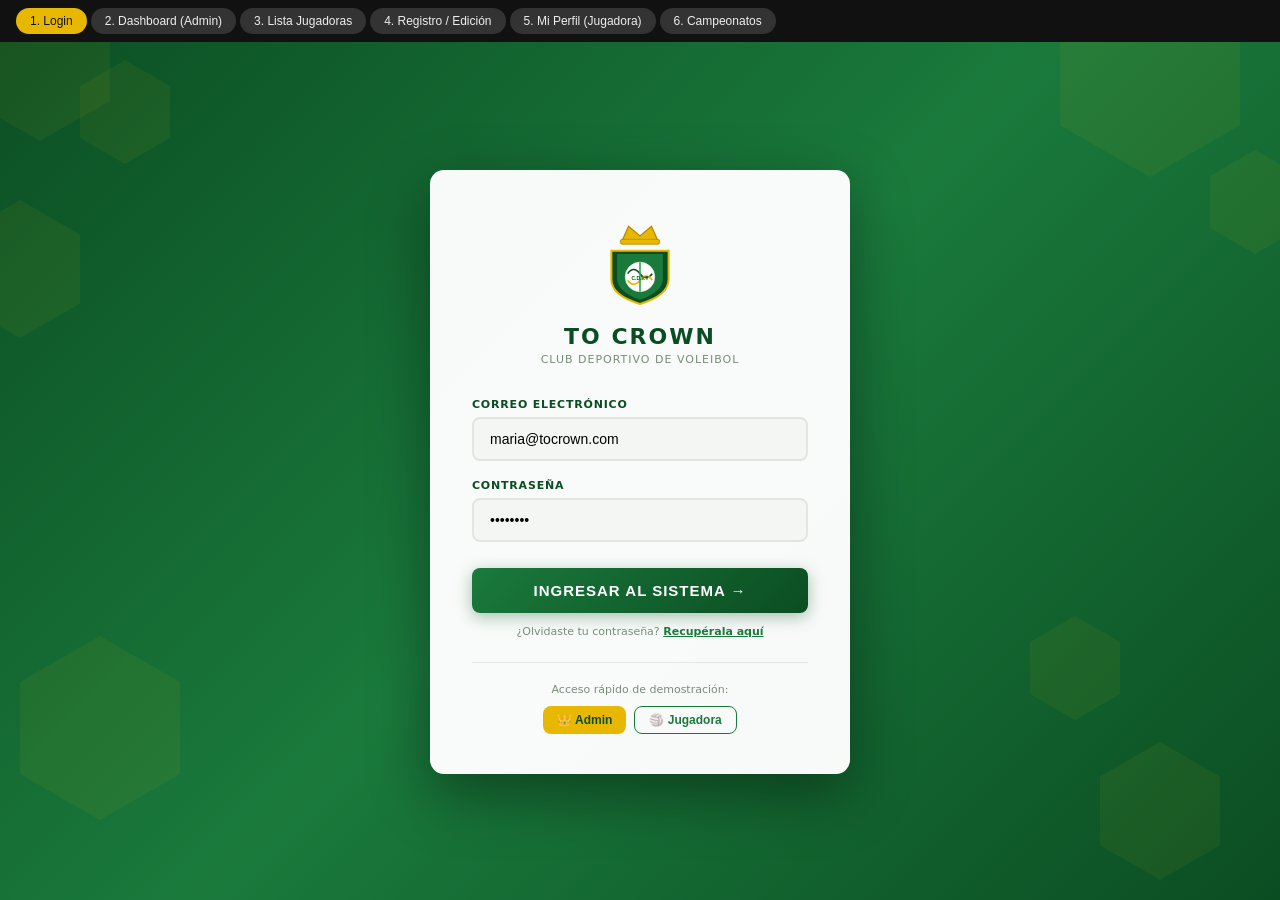
<file: mockup.html>
<!DOCTYPE html>
<html lang="es">
<head>
  <meta charset="UTF-8" />
  <meta name="viewport" content="width=device-width, initial-scale=1.0" />
  <title>ToCrown - Club Deportivo de Voleibol</title>
  <style>
    /* ── Variables de color ── */
    :root {
      --green-dark:   #0b4d22;
      --green-mid:    #1a7a3c;
      --green-light:  #2eaa55;
      --gold:         #e8b800;
      --gold-light:   #f5d040;
      --gold-dark:    #b38900;
      --white:        #ffffff;
      --gray-100:     #f4f6f4;
      --gray-200:     #e0e6e0;
      --gray-500:     #7a8c7a;
      --gray-800:     #1e2a1e;
      --shadow-card:  0 4px 24px rgba(0,0,0,0.13);
      --radius:       14px;
      --radius-sm:    8px;
    }

    * { box-sizing: border-box; margin: 0; padding: 0; }
    body {
      font-family: 'Segoe UI', system-ui, sans-serif;
      background: var(--gray-100);
      color: var(--gray-800);
    }

    /* ── Navegación de secciones del mockup ── */
    .nav-mockup {
      position: fixed; top: 0; left: 0; right: 0; z-index: 9999;
      background: #111;
      display: flex; gap: 4px; padding: 8px 16px;
      overflow-x: auto;
    }
    .nav-mockup button {
      background: #333; color: #eee; border: none; padding: 6px 14px;
      border-radius: 20px; cursor: pointer; font-size: 12px; white-space: nowrap;
      transition: background .2s;
    }
    .nav-mockup button.active, .nav-mockup button:hover {
      background: var(--gold); color: #111;
    }

    /* ── Pantallas ── */
    .screen { display: none; min-height: 100vh; padding-top: 44px; }
    .screen.active { display: block; }

    /* ════════════════════════════════
       PANTALLA 1 — LOGIN
    ════════════════════════════════ */
    #screen-login {
      background: linear-gradient(135deg, var(--green-dark) 0%, var(--green-mid) 50%, var(--green-dark) 100%);
      display: none; align-items: center; justify-content: center;
      min-height: 100vh; position: relative; overflow: hidden;
    }
    #screen-login.active { display: flex; }

    /* Hexágonos decorativos */
    .hex-bg {
      position: absolute; inset: 0; overflow: hidden; pointer-events: none;
    }
    .hex {
      position: absolute; width: 90px; height: 104px; opacity: .06;
      background: var(--gold);
      clip-path: polygon(50% 0%,100% 25%,100% 75%,50% 100%,0% 75%,0% 25%);
    }
    .hex:nth-child(1)  { top: -20px;  left: -30px; width:140px; height:161px; }
    .hex:nth-child(2)  { top: 60px;   left: 80px;  }
    .hex:nth-child(3)  { top: 200px;  left: -40px; width:120px; height:138px; }
    .hex:nth-child(4)  { bottom: 80px; left: 20px; width:160px; height:184px; }
    .hex:nth-child(5)  { top: -30px;  right: 40px; width:180px; height:207px; }
    .hex:nth-child(6)  { top: 150px;  right: -20px;}
    .hex:nth-child(7)  { bottom: 20px; right: 60px; width:120px; height:138px; }
    .hex:nth-child(8)  { bottom: 180px;right: 160px; }

    .login-card {
      background: rgba(255,255,255,.97);
      border-radius: var(--radius);
      box-shadow: 0 20px 60px rgba(0,0,0,.4);
      padding: 48px 42px 40px;
      width: 100%; max-width: 420px;
      position: relative; z-index: 1;
      text-align: center;
    }
    .login-logo { width: 110px; margin-bottom: 8px; }
    .login-card h1 {
      font-size: 22px; font-weight: 800; color: var(--green-dark);
      letter-spacing: 2px; text-transform: uppercase; margin-bottom: 4px;
    }
    .login-card .subtitle {
      font-size: 11px; color: var(--gray-500); letter-spacing: 1px;
      text-transform: uppercase; margin-bottom: 32px;
    }
    .form-group { margin-bottom: 18px; text-align: left; }
    .form-group label {
      display: block; font-size: 11px; font-weight: 700;
      color: var(--green-dark); text-transform: uppercase;
      letter-spacing: .8px; margin-bottom: 6px;
    }
    .form-group input {
      width: 100%; padding: 12px 16px; border: 2px solid var(--gray-200);
      border-radius: var(--radius-sm); font-size: 14px;
      transition: border-color .2s;
      background: var(--gray-100);
    }
    .form-group input:focus {
      outline: none; border-color: var(--green-mid);
      background: white;
    }
    .btn-primary {
      width: 100%; padding: 14px;
      background: linear-gradient(135deg, var(--green-mid), var(--green-dark));
      color: white; border: none; border-radius: var(--radius-sm);
      font-size: 15px; font-weight: 700; letter-spacing: 1px;
      text-transform: uppercase; cursor: pointer;
      box-shadow: 0 4px 16px rgba(11,77,34,.35);
      transition: transform .15s, box-shadow .15s;
      margin-top: 8px;
    }
    .btn-primary:hover {
      transform: translateY(-2px);
      box-shadow: 0 8px 24px rgba(11,77,34,.4);
    }
    .login-footer {
      margin-top: 24px; font-size: 12px; color: var(--gray-500);
    }
    .login-footer a { color: var(--green-mid); text-decoration: none; font-weight: 600; }

    /* ════════════════════════════════
       LAYOUT PRINCIPAL (sidebar + content)
    ════════════════════════════════ */
    .app-layout { display: flex; min-height: 100vh; }

    /* ── Sidebar ── */
    .sidebar {
      width: 260px; flex-shrink: 0;
      background: var(--green-dark);
      display: flex; flex-direction: column;
      position: fixed; top: 44px; bottom: 0; left: 0;
      overflow-y: auto; z-index: 100;
    }
    .sidebar-logo {
      padding: 24px 20px 16px;
      display: flex; align-items: center; gap: 12px;
      border-bottom: 1px solid rgba(255,255,255,.08);
    }
    .sidebar-logo img { width: 52px; }
    .sidebar-logo-text .club-name {
      font-size: 16px; font-weight: 800; color: var(--gold);
      letter-spacing: 2px; text-transform: uppercase; line-height: 1;
    }
    .sidebar-logo-text .club-sub {
      font-size: 9px; color: rgba(255,255,255,.5); letter-spacing: .5px; margin-top: 2px;
    }
    .sidebar-user {
      padding: 16px 20px;
      display: flex; align-items: center; gap: 12px;
      border-bottom: 1px solid rgba(255,255,255,.08);
    }
    .avatar {
      width: 42px; height: 42px; border-radius: 50%;
      background: linear-gradient(135deg, var(--gold), var(--gold-dark));
      display: flex; align-items: center; justify-content: center;
      font-size: 18px; font-weight: 800; color: var(--green-dark);
      flex-shrink: 0;
    }
    .avatar-lg {
      width: 72px; height: 72px; border-radius: 50%;
      background: linear-gradient(135deg, var(--gold), var(--gold-dark));
      display: flex; align-items: center; justify-content: center;
      font-size: 28px; font-weight: 800; color: var(--green-dark);
      border: 3px solid var(--gold-light);
    }
    .sidebar-user-info .name {
      font-size: 13px; font-weight: 700; color: white;
    }
    .sidebar-user-info .role {
      font-size: 11px; color: var(--gold); text-transform: uppercase; letter-spacing: .5px;
    }
    .sidebar-nav { padding: 12px 0; flex: 1; }
    .nav-section-title {
      font-size: 10px; color: rgba(255,255,255,.35); letter-spacing: 1.5px;
      text-transform: uppercase; padding: 12px 20px 4px;
    }
    .nav-item {
      display: flex; align-items: center; gap: 12px;
      padding: 11px 20px; cursor: pointer;
      color: rgba(255,255,255,.7); font-size: 14px;
      transition: background .15s, color .15s;
      border-left: 3px solid transparent;
      text-decoration: none;
    }
    .nav-item:hover, .nav-item.active {
      background: rgba(255,255,255,.07);
      color: white; border-left-color: var(--gold);
    }
    .nav-item .icon { font-size: 18px; width: 22px; text-align: center; }
    .sidebar-bottom {
      padding: 16px 20px;
      border-top: 1px solid rgba(255,255,255,.08);
    }
    .btn-logout {
      width: 100%; padding: 10px; border: 1px solid rgba(255,255,255,.2);
      background: transparent; color: rgba(255,255,255,.7);
      border-radius: var(--radius-sm); cursor: pointer; font-size: 13px;
      transition: all .2s;
    }
    .btn-logout:hover { background: rgba(255,255,255,.1); color: white; }

    /* ── Topbar ── */
    .topbar {
      position: fixed; top: 44px; left: 260px; right: 0;
      height: 64px; background: white;
      box-shadow: 0 2px 8px rgba(0,0,0,.08);
      display: flex; align-items: center; justify-content: space-between;
      padding: 0 28px; z-index: 99;
    }
    .topbar-title { font-size: 20px; font-weight: 800; color: var(--green-dark); }
    .topbar-actions { display: flex; align-items: center; gap: 16px; }
    .badge-notif {
      width: 36px; height: 36px; background: var(--gray-100);
      border-radius: 50%; display: flex; align-items: center; justify-content: center;
      font-size: 18px; cursor: pointer; position: relative;
    }
    .badge-dot {
      position: absolute; top: 6px; right: 6px;
      width: 8px; height: 8px; background: var(--gold);
      border-radius: 50%; border: 2px solid white;
    }

    /* ── Main content ── */
    .main-content { margin-left: 260px; padding-top: 64px; min-height: 100vh; }
    .page-body { padding: 28px; }

    /* ── Estadísticas ── */
    .stats-grid {
      display: grid; grid-template-columns: repeat(4, 1fr);
      gap: 16px; margin-bottom: 28px;
    }
    .stat-card {
      background: white; border-radius: var(--radius);
      padding: 20px 22px; box-shadow: var(--shadow-card);
      display: flex; align-items: center; gap: 16px;
    }
    .stat-icon {
      width: 52px; height: 52px; border-radius: 12px;
      display: flex; align-items: center; justify-content: center;
      font-size: 24px; flex-shrink: 0;
    }
    .stat-icon.green  { background: rgba(26,122,60,.12); }
    .stat-icon.gold   { background: rgba(232,184,0,.15); }
    .stat-icon.blue   { background: rgba(30,100,200,.1); }
    .stat-icon.purple { background: rgba(120,60,200,.1); }
    .stat-label { font-size: 12px; color: var(--gray-500); text-transform: uppercase; letter-spacing: .6px; }
    .stat-value { font-size: 28px; font-weight: 800; color: var(--green-dark); line-height: 1; }
    .stat-sub   { font-size: 11px; color: var(--gray-500); margin-top: 2px; }

    /* ── Sección doble ── */
    .two-col { display: grid; grid-template-columns: 1fr 1fr; gap: 20px; margin-bottom: 28px; }
    .three-col { display: grid; grid-template-columns: 1fr 1fr 1fr; gap: 16px; margin-bottom: 28px; }

    /* ── Card base ── */
    .card {
      background: white; border-radius: var(--radius);
      box-shadow: var(--shadow-card); overflow: hidden;
    }
    .card-header {
      padding: 18px 22px 14px;
      display: flex; align-items: center; justify-content: space-between;
      border-bottom: 1px solid var(--gray-200);
    }
    .card-title {
      font-size: 15px; font-weight: 700; color: var(--green-dark);
      display: flex; align-items: center; gap: 8px;
    }
    .card-body { padding: 20px 22px; }

    /* ── Tabla ── */
    table { width: 100%; border-collapse: collapse; }
    thead th {
      padding: 10px 14px; text-align: left;
      font-size: 11px; font-weight: 700; color: var(--gray-500);
      text-transform: uppercase; letter-spacing: .8px;
      border-bottom: 2px solid var(--gray-200);
    }
    tbody tr { border-bottom: 1px solid var(--gray-200); transition: background .1s; }
    tbody tr:hover { background: var(--gray-100); }
    tbody td { padding: 12px 14px; font-size: 14px; }
    .pill {
      display: inline-block; padding: 3px 10px;
      border-radius: 20px; font-size: 11px; font-weight: 700;
    }
    .pill-green  { background: rgba(26,122,60,.12); color: var(--green-mid); }
    .pill-gold   { background: rgba(232,184,0,.18); color: var(--gold-dark); }
    .pill-gray   { background: var(--gray-200);      color: var(--gray-500); }
    .pill-red    { background: rgba(200,40,40,.1);    color: #c82828; }

    /* ── Botón mini ── */
    .btn-sm {
      padding: 6px 14px; border-radius: var(--radius-sm);
      font-size: 12px; font-weight: 700; cursor: pointer;
      border: none; transition: all .15s;
    }
    .btn-sm.green { background: var(--green-mid); color: white; }
    .btn-sm.green:hover { background: var(--green-dark); }
    .btn-sm.gold  { background: var(--gold); color: var(--green-dark); }
    .btn-sm.gold:hover  { background: var(--gold-light); }
    .btn-sm.outline {
      background: transparent; color: var(--green-mid);
      border: 1.5px solid var(--green-mid);
    }
    .btn-sm.outline:hover { background: var(--green-mid); color: white; }

    /* ── Campeonatos banner ── */
    .champ-card {
      border-radius: var(--radius); overflow: hidden;
      box-shadow: var(--shadow-card);
      background: linear-gradient(135deg, var(--green-dark) 0%, var(--green-mid) 100%);
      padding: 20px 22px; color: white;
      position: relative;
    }
    .champ-card::after {
      content: '🏆';
      position: absolute; right: 20px; top: 50%;
      transform: translateY(-50%); font-size: 52px; opacity: .15;
    }
    .champ-card .label { font-size: 11px; opacity: .7; letter-spacing: 1px; text-transform: uppercase; }
    .champ-card .name  { font-size: 18px; font-weight: 800; margin: 4px 0 8px; }
    .champ-card .meta  { display: flex; gap: 16px; font-size: 12px; opacity: .8; }
    .champ-card .meta span { display: flex; align-items: center; gap: 4px; }

    /* ── Formulario registro ── */
    .form-section-title {
      font-size: 13px; font-weight: 700; color: var(--green-mid);
      text-transform: uppercase; letter-spacing: 1px;
      padding: 0 0 10px; margin-bottom: 16px;
      border-bottom: 2px solid var(--gold);
      display: flex; align-items: center; gap: 8px;
    }
    .form-grid { display: grid; grid-template-columns: 1fr 1fr; gap: 16px; margin-bottom: 24px; }
    .form-grid-3 { display: grid; grid-template-columns: 1fr 1fr 1fr; gap: 16px; margin-bottom: 24px; }
    .form-grid .full, .form-grid-3 .full { grid-column: 1 / -1; }
    .field label {
      display: block; font-size: 11px; font-weight: 700;
      color: var(--gray-500); text-transform: uppercase; letter-spacing: .7px; margin-bottom: 6px;
    }
    .field input, .field select, .field textarea {
      width: 100%; padding: 10px 14px; border: 1.5px solid var(--gray-200);
      border-radius: var(--radius-sm); font-size: 14px; background: var(--gray-100);
      transition: border-color .2s; font-family: inherit;
    }
    .field input:focus, .field select:focus, .field textarea:focus {
      outline: none; border-color: var(--green-mid); background: white;
    }
    .field textarea { resize: vertical; min-height: 80px; }
    .check-group { display: flex; flex-wrap: wrap; gap: 10px; }
    .check-item {
      display: flex; align-items: center; gap: 6px;
      background: var(--gray-100); padding: 6px 12px;
      border-radius: 20px; font-size: 13px; cursor: pointer;
    }
    .check-item input { width: auto; }

    /* ── Perfil player ── */
    .profile-header {
      background: linear-gradient(135deg, var(--green-dark), var(--green-mid));
      padding: 28px; border-radius: var(--radius) var(--radius) 0 0;
      display: flex; align-items: center; gap: 20px; color: white;
    }
    .profile-name { font-size: 22px; font-weight: 800; }
    .profile-sub  { font-size: 13px; opacity: .75; margin-top: 2px; }
    .profile-number {
      width: 52px; height: 52px; border-radius: 50%;
      background: var(--gold); color: var(--green-dark);
      display: flex; align-items: center; justify-content: center;
      font-size: 22px; font-weight: 900; flex-shrink: 0;
    }

    /* ── Info block ── */
    .info-block { display: grid; grid-template-columns: 1fr 1fr 1fr; gap: 14px; }
    .info-item label {
      font-size: 10px; font-weight: 700; color: var(--gray-500);
      text-transform: uppercase; letter-spacing: .7px; display: block; margin-bottom: 3px;
    }
    .info-item span { font-size: 14px; font-weight: 600; color: var(--gray-800); }

    /* ── Tallas ── */
    .tallas-grid { display: grid; grid-template-columns: repeat(5, 1fr); gap: 12px; }
    .talla-box {
      text-align: center; background: var(--gray-100);
      border-radius: var(--radius-sm); padding: 14px 8px;
      border: 2px solid transparent;
    }
    .talla-box .t-label { font-size: 10px; color: var(--gray-500); text-transform: uppercase; letter-spacing: .5px; margin-bottom: 6px; }
    .talla-box .t-value { font-size: 22px; font-weight: 900; color: var(--green-dark); }
    .talla-box.active { border-color: var(--gold); background: rgba(232,184,0,.08); }

    /* ── Calendario mini ── */
    .mini-calendar .month-title {
      font-weight: 700; font-size: 15px; color: var(--green-dark); margin-bottom: 12px;
      display: flex; justify-content: space-between; align-items: center;
    }
    .cal-grid { display: grid; grid-template-columns: repeat(7, 1fr); gap: 4px; text-align: center; }
    .cal-grid .day-name { font-size: 10px; color: var(--gray-500); font-weight: 700; padding: 4px 0; }
    .cal-day {
      font-size: 13px; padding: 6px 2px; border-radius: 6px; cursor: pointer;
      transition: background .1s;
    }
    .cal-day:hover { background: var(--gray-200); }
    .cal-day.today { background: var(--green-dark); color: white; font-weight: 700; }
    .cal-day.event { color: var(--gold-dark); font-weight: 700; }
    .cal-day.event::after { content: '•'; display: block; font-size: 8px; color: var(--gold); margin-top: -4px; }
    .cal-day.empty { color: transparent; pointer-events: none; }

    /* ── Notificación ── */
    .notif {
      display: flex; align-items: flex-start; gap: 12px;
      padding: 14px 0; border-bottom: 1px solid var(--gray-200);
    }
    .notif:last-child { border-bottom: none; }
    .notif-icon {
      width: 36px; height: 36px; border-radius: 50%; flex-shrink: 0;
      display: flex; align-items: center; justify-content: center; font-size: 16px;
    }
    .notif-icon.green { background: rgba(26,122,60,.12); }
    .notif-icon.gold  { background: rgba(232,184,0,.15); }
    .notif-text .title { font-size: 13px; font-weight: 700; color: var(--gray-800); }
    .notif-text .desc  { font-size: 12px; color: var(--gray-500); margin-top: 2px; }
    .notif-time { font-size: 11px; color: var(--gray-500); margin-left: auto; white-space: nowrap; }

    /* ── Progress bar ── */
    .prog-bar {
      height: 6px; background: var(--gray-200); border-radius: 4px; overflow: hidden; margin-top: 8px;
    }
    .prog-fill { height: 100%; border-radius: 4px; background: linear-gradient(90deg, var(--green-mid), var(--gold)); }

    /* ════════════════════════════════
       RESPONSIVE label screens
    ════════════════════════════════ */
    .screen-label {
      background: var(--gold); color: var(--green-dark);
      font-size: 11px; font-weight: 800; letter-spacing: 1px;
      text-transform: uppercase; padding: 4px 12px;
      display: inline-block; border-radius: 0 0 8px 0;
      position: absolute; top: 44px; left: 0; z-index: 200;
    }
  </style>
</head>
<body>

<!-- ── Barra de navegación del mockup ── -->
<nav class="nav-mockup">
  <button class="active" onclick="show('login')">1. Login</button>
  <button onclick="show('dashboard')">2. Dashboard (Admin)</button>
  <button onclick="show('jugadoras')">3. Lista Jugadoras</button>
  <button onclick="show('registro')">4. Registro / Edición</button>
  <button onclick="show('perfil')">5. Mi Perfil (Jugadora)</button>
  <button onclick="show('campeonatos')">6. Campeonatos</button>
</nav>

<!-- ══════════════════════════════
     PANTALLA 1 — LOGIN
══════════════════════════════ -->
<div id="screen-login" class="screen active">
  <div class="hex-bg">
    <div class="hex"></div><div class="hex"></div><div class="hex"></div>
    <div class="hex"></div><div class="hex"></div><div class="hex"></div>
    <div class="hex"></div><div class="hex"></div>
  </div>

  <div class="login-card">
    <!-- Logo como SVG inline estilizado (placeholder con colores del club) -->
    <div style="margin-bottom:12px;">
      <svg width="90" height="90" viewBox="0 0 100 110" fill="none" xmlns="http://www.w3.org/2000/svg">
        <!-- Corona -->
        <path d="M28 28 L36 10 L50 22 L64 10 L72 28 Z" fill="#e8b800" stroke="#b38900" stroke-width="1.5"/>
        <rect x="26" y="26" width="48" height="6" rx="2" fill="#e8b800" stroke="#b38900" stroke-width="1"/>
        <!-- Escudo -->
        <path d="M15 40 L15 75 Q15 95 50 105 Q85 95 85 75 L85 40 Z" fill="#0b4d22" stroke="#e8b800" stroke-width="2.5"/>
        <path d="M22 44 L22 74 Q22 90 50 100 Q78 90 78 74 L78 44 Z" fill="#1a7a3c"/>
        <!-- Pelota de voleibol estilizada -->
        <circle cx="50" cy="72" r="18" fill="white" stroke="#e8e8e8" stroke-width="1"/>
        <path d="M35 68 Q42 58 50 68 Q58 78 65 68" stroke="#0b4d22" stroke-width="2" fill="none"/>
        <path d="M35 76 Q42 86 50 76 Q58 66 65 76" stroke="#e8b800" stroke-width="2" fill="none"/>
        <path d="M50 54 L50 90" stroke="#2eaa55" stroke-width="2"/>
        <!-- CDVT text en pelota -->
        <text x="50" y="76" text-anchor="middle" font-size="6" font-weight="800" fill="#0b4d22" font-family="sans-serif">C.D.V.T</text>
      </svg>
    </div>

    <h1>To Crown</h1>
    <p class="subtitle">Club Deportivo de Voleibol</p>

    <div class="form-group">
      <label>Correo electrónico</label>
      <input type="email" placeholder="tucorreo@email.com" value="maria@tocrown.com" />
    </div>
    <div class="form-group">
      <label>Contraseña</label>
      <input type="password" placeholder="••••••••" value="••••••••" />
    </div>

    <button class="btn-primary" onclick="show('dashboard')">Ingresar al Sistema →</button>

    <p style="font-size:11px; color:var(--gray-500); margin-top:12px;">
      ¿Olvidaste tu contraseña? <a href="#" style="color:var(--green-mid);font-weight:700;">Recupérala aquí</a>
    </p>

    <div style="margin-top:24px; padding-top:20px; border-top:1px solid var(--gray-200);">
      <p style="font-size:11px; color:var(--gray-500); margin-bottom:10px;">Acceso rápido de demostración:</p>
      <div style="display:flex; gap:8px; justify-content:center;">
        <button class="btn-sm gold" onclick="show('dashboard')">👑 Admin</button>
        <button class="btn-sm outline" onclick="show('perfil')">🏐 Jugadora</button>
      </div>
    </div>
  </div>
</div>

<!-- ══════════════════════════════
     PANTALLA 2 — DASHBOARD ADMIN
══════════════════════════════ -->
<div id="screen-dashboard" class="screen">
  <div class="app-layout">
    <!-- Sidebar -->
    <aside class="sidebar">
      <div class="sidebar-logo">
        <svg width="52" height="52" viewBox="0 0 100 110" fill="none">
          <path d="M28 28 L36 10 L50 22 L64 10 L72 28 Z" fill="#e8b800"/>
          <rect x="26" y="26" width="48" height="6" rx="2" fill="#e8b800"/>
          <path d="M15 40 L15 75 Q15 95 50 105 Q85 95 85 75 L85 40 Z" fill="#0b4d22" stroke="#e8b800" stroke-width="2"/>
          <path d="M22 44 L22 74 Q22 90 50 100 Q78 90 78 44 Z" fill="#1a7a3c"/>
          <circle cx="50" cy="72" r="15" fill="white" opacity=".9"/>
          <text x="50" y="76" text-anchor="middle" font-size="6" font-weight="800" fill="#0b4d22" font-family="sans-serif">CDVT</text>
        </svg>
        <div class="sidebar-logo-text">
          <div class="club-name">To Crown</div>
          <div class="club-sub">Club de Voleibol</div>
        </div>
      </div>
      <div class="sidebar-user">
        <div class="avatar">A</div>
        <div class="sidebar-user-info">
          <div class="name">Admin General</div>
          <div class="role">Administrador</div>
        </div>
      </div>
      <nav class="sidebar-nav">
        <div class="nav-section-title">Principal</div>
        <a class="nav-item active" onclick="show('dashboard')">
          <span class="icon">📊</span> Dashboard
        </a>
        <a class="nav-item" onclick="show('jugadoras')">
          <span class="icon">👥</span> Jugadoras
        </a>
        <a class="nav-item" onclick="show('campeonatos')">
          <span class="icon">🏆</span> Campeonatos
        </a>
        <div class="nav-section-title">Gestión</div>
        <a class="nav-item" onclick="show('registro')">
          <span class="icon">➕</span> Registrar Jugadora
        </a>
        <a class="nav-item">
          <span class="icon">👕</span> Uniformes & Tallas
        </a>
        <a class="nav-item">
          <span class="icon">📅</span> Calendario
        </a>
        <a class="nav-item">
          <span class="icon">📢</span> Notificaciones
        </a>
        <div class="nav-section-title">Sistema</div>
        <a class="nav-item"><span class="icon">⚙️</span> Configuración</a>
        <a class="nav-item"><span class="icon">👤</span> Usuarios</a>
      </nav>
      <div class="sidebar-bottom">
        <button class="btn-logout" onclick="show('login')">⬅ Cerrar Sesión</button>
      </div>
    </aside>

    <!-- Topbar -->
    <div class="topbar">
      <div class="topbar-title">Dashboard</div>
      <div class="topbar-actions">
        <div class="badge-notif">🔔<div class="badge-dot"></div></div>
        <button class="btn-sm gold" onclick="show('registro')">+ Nueva Jugadora</button>
      </div>
    </div>

    <!-- Contenido -->
    <main class="main-content">
      <div class="page-body">

        <!-- Stats -->
        <div class="stats-grid">
          <div class="stat-card">
            <div class="stat-icon green">👥</div>
            <div>
              <div class="stat-label">Jugadoras</div>
              <div class="stat-value">24</div>
              <div class="stat-sub">+2 este mes</div>
            </div>
          </div>
          <div class="stat-card">
            <div class="stat-icon gold">🏆</div>
            <div>
              <div class="stat-label">Campeonatos</div>
              <div class="stat-value">3</div>
              <div class="stat-sub">2 activos</div>
            </div>
          </div>
          <div class="stat-card">
            <div class="stat-icon blue">👕</div>
            <div>
              <div class="stat-label">Uniformes</div>
              <div class="stat-value">22</div>
              <div class="stat-sub">2 pendientes</div>
            </div>
          </div>
          <div class="stat-card">
            <div class="stat-icon purple">🏅</div>
            <div>
              <div class="stat-label">Inscritas</div>
              <div class="stat-value">18</div>
              <div class="stat-sub">Liga Nacional 2025</div>
            </div>
          </div>
        </div>

        <!-- Campeonatos activos + Notificaciones -->
        <div class="two-col">
          <!-- Campeonatos -->
          <div>
            <div style="font-size:15px;font-weight:700;color:var(--green-dark);margin-bottom:12px;">🏆 Campeonatos Activos</div>
            <div style="display:flex;flex-direction:column;gap:12px;">
              <div class="champ-card">
                <div class="label">Liga Departamental</div>
                <div class="name">Copa Gobernación 2025</div>
                <div class="meta">
                  <span>📅 14 Jun 2025</span>
                  <span>📍 Coliseo Central</span>
                  <span>👥 18 inscritas</span>
                </div>
              </div>
              <div class="champ-card" style="background:linear-gradient(135deg,#1a3a6b,#2d5aa0);">
                <div class="label">Torneo Nacional</div>
                <div class="name">Campeonato Nacional Sub-23</div>
                <div class="meta">
                  <span>📅 28 Jul 2025</span>
                  <span>📍 Bogotá D.C.</span>
                  <span>👥 12 inscritas</span>
                </div>
              </div>
            </div>
          </div>

          <!-- Notificaciones -->
          <div class="card">
            <div class="card-header">
              <div class="card-title">🔔 Actividad Reciente</div>
              <button class="btn-sm outline">Ver todas</button>
            </div>
            <div class="card-body" style="padding:12px 20px;">
              <div class="notif">
                <div class="notif-icon green">👤</div>
                <div class="notif-text">
                  <div class="title">Nueva jugadora registrada</div>
                  <div class="desc">Valentina Torres completó su registro</div>
                </div>
                <div class="notif-time">Hace 2h</div>
              </div>
              <div class="notif">
                <div class="notif-icon gold">🏆</div>
                <div class="notif-text">
                  <div class="title">Inscripción confirmada</div>
                  <div class="desc">Copa Gobernación — 3 jugadoras inscritas</div>
                </div>
                <div class="notif-time">Hace 5h</div>
              </div>
              <div class="notif">
                <div class="notif-icon green">👕</div>
                <div class="notif-text">
                  <div class="title">Solicitud de uniforme</div>
                  <div class="desc">Mariana López actualizó su talla</div>
                </div>
                <div class="notif-time">Ayer</div>
              </div>
              <div class="notif">
                <div class="notif-icon gold">📅</div>
                <div class="notif-text">
                  <div class="title">Entrenamiento programado</div>
                  <div class="desc">Martes 17 Jun — 6:00 PM</div>
                </div>
                <div class="notif-time">Ayer</div>
              </div>
            </div>
          </div>
        </div>

        <!-- Tabla rápida + calendario -->
        <div class="two-col">
          <div class="card">
            <div class="card-header">
              <div class="card-title">👥 Jugadoras Recientes</div>
              <button class="btn-sm green" onclick="show('jugadoras')">Ver todas</button>
            </div>
            <div class="card-body" style="padding:0;">
              <table>
                <thead>
                  <tr>
                    <th>Nombre</th>
                    <th>Posición</th>
                    <th>Estado</th>
                  </tr>
                </thead>
                <tbody>
                  <tr>
                    <td><div style="display:flex;align-items:center;gap:8px;"><div class="avatar" style="width:30px;height:30px;font-size:12px;">V</div>Valentina Torres</div></td>
                    <td>Líbero</td>
                    <td><span class="pill pill-green">Activa</span></td>
                  </tr>
                  <tr>
                    <td><div style="display:flex;align-items:center;gap:8px;"><div class="avatar" style="width:30px;height:30px;font-size:12px;">M</div>Mariana López</div></td>
                    <td>Armadora</td>
                    <td><span class="pill pill-green">Activa</span></td>
                  </tr>
                  <tr>
                    <td><div style="display:flex;align-items:center;gap:8px;"><div class="avatar" style="width:30px;height:30px;font-size:12px;">S</div>Sara Medina</div></td>
                    <td>Central</td>
                    <td><span class="pill pill-gold">Inactiva</span></td>
                  </tr>
                  <tr>
                    <td><div style="display:flex;align-items:center;gap:8px;"><div class="avatar" style="width:30px;height:30px;font-size:12px;">L</div>Laura García</div></td>
                    <td>Opuesta</td>
                    <td><span class="pill pill-green">Activa</span></td>
                  </tr>
                </tbody>
              </table>
            </div>
          </div>

          <!-- Mini calendario -->
          <div class="card">
            <div class="card-header">
              <div class="card-title">📅 Junio 2025</div>
              <div style="display:flex;gap:6px;">
                <button class="btn-sm outline">‹</button>
                <button class="btn-sm outline">›</button>
              </div>
            </div>
            <div class="card-body mini-calendar">
              <div class="cal-grid">
                <div class="day-name">Do</div><div class="day-name">Lu</div>
                <div class="day-name">Ma</div><div class="day-name">Mi</div>
                <div class="day-name">Ju</div><div class="day-name">Vi</div>
                <div class="day-name">Sa</div>
                <div class="cal-day empty"></div>
                <div class="cal-day empty"></div>
                <div class="cal-day empty"></div>
                <div class="cal-day empty"></div>
                <div class="cal-day empty"></div>
                <div class="cal-day empty"></div>
                <div class="cal-day">1</div>
                <div class="cal-day">2</div><div class="cal-day">3</div>
                <div class="cal-day event">4</div><div class="cal-day">5</div>
                <div class="cal-day">6</div><div class="cal-day event">7</div>
                <div class="cal-day">8</div>
                <div class="cal-day">9</div><div class="cal-day event">10</div>
                <div class="cal-day today">11</div><div class="cal-day">12</div>
                <div class="cal-day">13</div><div class="cal-day event">14</div>
                <div class="cal-day">15</div>
                <div class="cal-day">16</div><div class="cal-day event">17</div>
                <div class="cal-day">18</div><div class="cal-day">19</div>
                <div class="cal-day">20</div><div class="cal-day">21</div>
                <div class="cal-day">22</div>
                <div class="cal-day">23</div><div class="cal-day">24</div>
                <div class="cal-day">25</div><div class="cal-day">26</div>
                <div class="cal-day event">27</div><div class="cal-day">28</div>
                <div class="cal-day">29</div>
                <div class="cal-day">30</div>
              </div>
              <div style="margin-top:16px;">
                <div style="font-size:12px;color:var(--gray-500);margin-bottom:8px;font-weight:700;">PRÓXIMOS EVENTOS</div>
                <div style="display:flex;flex-direction:column;gap:6px;">
                  <div style="display:flex;align-items:center;gap:8px;font-size:13px;">
                    <div style="width:6px;height:6px;border-radius:50%;background:var(--gold);flex-shrink:0;"></div>
                    <span style="color:var(--gray-500);">14 Jun</span> Copa Gobernación — Fase 1
                  </div>
                  <div style="display:flex;align-items:center;gap:8px;font-size:13px;">
                    <div style="width:6px;height:6px;border-radius:50%;background:var(--green-mid);flex-shrink:0;"></div>
                    <span style="color:var(--gray-500);">17 Jun</span> Entrenamiento general
                  </div>
                  <div style="display:flex;align-items:center;gap:8px;font-size:13px;">
                    <div style="width:6px;height:6px;border-radius:50%;background:var(--gold);flex-shrink:0;"></div>
                    <span style="color:var(--gray-500);">27 Jun</span> Copa Gobernación — Semifinal
                  </div>
                </div>
              </div>
            </div>
          </div>
        </div>

      </div>
    </main>
  </div>
</div>

<!-- ══════════════════════════════
     PANTALLA 3 — LISTA JUGADORAS
══════════════════════════════ -->
<div id="screen-jugadoras" class="screen">
  <div class="app-layout">
    <aside class="sidebar">
      <div class="sidebar-logo">
        <svg width="52" height="52" viewBox="0 0 100 110" fill="none">
          <path d="M28 28 L36 10 L50 22 L64 10 L72 28 Z" fill="#e8b800"/>
          <rect x="26" y="26" width="48" height="6" rx="2" fill="#e8b800"/>
          <path d="M15 40 L15 75 Q15 95 50 105 Q85 95 85 75 L85 40 Z" fill="#0b4d22" stroke="#e8b800" stroke-width="2"/>
          <path d="M22 44 L22 74 Q22 90 50 100 Q78 90 78 44 Z" fill="#1a7a3c"/>
          <circle cx="50" cy="72" r="15" fill="white" opacity=".9"/>
          <text x="50" y="76" text-anchor="middle" font-size="6" font-weight="800" fill="#0b4d22" font-family="sans-serif">CDVT</text>
        </svg>
        <div class="sidebar-logo-text">
          <div class="club-name">To Crown</div>
          <div class="club-sub">Club de Voleibol</div>
        </div>
      </div>
      <div class="sidebar-user"><div class="avatar">A</div><div class="sidebar-user-info"><div class="name">Admin General</div><div class="role">Administrador</div></div></div>
      <nav class="sidebar-nav">
        <div class="nav-section-title">Principal</div>
        <a class="nav-item" onclick="show('dashboard')"><span class="icon">📊</span> Dashboard</a>
        <a class="nav-item active" onclick="show('jugadoras')"><span class="icon">👥</span> Jugadoras</a>
        <a class="nav-item" onclick="show('campeonatos')"><span class="icon">🏆</span> Campeonatos</a>
        <div class="nav-section-title">Gestión</div>
        <a class="nav-item" onclick="show('registro')"><span class="icon">➕</span> Registrar Jugadora</a>
        <a class="nav-item"><span class="icon">👕</span> Uniformes & Tallas</a>
        <a class="nav-item"><span class="icon">📅</span> Calendario</a>
      </nav>
      <div class="sidebar-bottom"><button class="btn-logout" onclick="show('login')">⬅ Cerrar Sesión</button></div>
    </aside>
    <div class="topbar">
      <div class="topbar-title">Jugadoras</div>
      <div class="topbar-actions">
        <div style="display:flex;gap:8px;align-items:center;">
          <input type="text" placeholder="🔍  Buscar jugadora..." style="padding:8px 14px;border:1.5px solid var(--gray-200);border-radius:8px;font-size:13px;width:220px;" />
          <select style="padding:8px 12px;border:1.5px solid var(--gray-200);border-radius:8px;font-size:13px;">
            <option>Todas las posiciones</option>
            <option>Armadora</option>
            <option>Central</option>
            <option>Líbero</option>
          </select>
        </div>
        <button class="btn-sm gold" onclick="show('registro')">+ Nueva Jugadora</button>
      </div>
    </div>
    <main class="main-content">
      <div class="page-body">

        <!-- Fichas de jugadoras en grid -->
        <div class="three-col" style="margin-bottom:0;">

          <!-- Card jugadora x6 -->
          <div class="card" style="cursor:pointer;" onclick="show('perfil')">
            <div style="background:linear-gradient(135deg,var(--green-dark),var(--green-mid));height:60px;position:relative;">
              <div style="position:absolute;bottom:-28px;left:22px;width:56px;height:56px;border-radius:50%;background:linear-gradient(135deg,var(--gold),var(--gold-dark));display:flex;align-items:center;justify-content:center;font-size:22px;font-weight:800;color:var(--green-dark);border:3px solid white;">V</div>
              <div style="position:absolute;top:10px;right:14px;background:rgba(0,0,0,.25);color:white;font-size:11px;font-weight:700;padding:3px 8px;border-radius:10px;">#7</div>
            </div>
            <div style="padding:36px 20px 18px;">
              <div style="font-size:16px;font-weight:800;color:var(--green-dark);">Valentina Torres</div>
              <div style="font-size:12px;color:var(--gray-500);margin-bottom:12px;">Líbero · 22 años</div>
              <div style="display:flex;gap:6px;flex-wrap:wrap;margin-bottom:14px;">
                <span class="pill pill-green">Activa</span>
                <span class="pill pill-gold">Copa Gob.</span>
                <span class="pill pill-gold">Nac. Sub-23</span>
              </div>
              <div style="display:flex;gap:8px;">
                <button class="btn-sm green" style="flex:1;" onclick="show('perfil')">Ver perfil</button>
                <button class="btn-sm outline">Editar</button>
              </div>
            </div>
          </div>

          <div class="card">
            <div style="background:linear-gradient(135deg,#1a3a6b,#2d5aa0);height:60px;position:relative;">
              <div style="position:absolute;bottom:-28px;left:22px;width:56px;height:56px;border-radius:50%;background:linear-gradient(135deg,var(--gold),var(--gold-dark));display:flex;align-items:center;justify-content:center;font-size:22px;font-weight:800;color:var(--green-dark);border:3px solid white;">M</div>
              <div style="position:absolute;top:10px;right:14px;background:rgba(0,0,0,.25);color:white;font-size:11px;font-weight:700;padding:3px 8px;border-radius:10px;">#4</div>
            </div>
            <div style="padding:36px 20px 18px;">
              <div style="font-size:16px;font-weight:800;color:var(--green-dark);">Mariana López</div>
              <div style="font-size:12px;color:var(--gray-500);margin-bottom:12px;">Armadora · 20 años</div>
              <div style="display:flex;gap:6px;flex-wrap:wrap;margin-bottom:14px;">
                <span class="pill pill-green">Activa</span>
                <span class="pill pill-gold">Copa Gob.</span>
              </div>
              <div style="display:flex;gap:8px;">
                <button class="btn-sm green" style="flex:1;">Ver perfil</button>
                <button class="btn-sm outline">Editar</button>
              </div>
            </div>
          </div>

          <div class="card">
            <div style="background:linear-gradient(135deg,#4a1a6b,#7a2da0);height:60px;position:relative;">
              <div style="position:absolute;bottom:-28px;left:22px;width:56px;height:56px;border-radius:50%;background:linear-gradient(135deg,#e0e0e0,#b0b0b0);display:flex;align-items:center;justify-content:center;font-size:22px;font-weight:800;color:#444;border:3px solid white;">S</div>
              <div style="position:absolute;top:10px;right:14px;background:rgba(0,0,0,.25);color:white;font-size:11px;font-weight:700;padding:3px 8px;border-radius:10px;">#12</div>
            </div>
            <div style="padding:36px 20px 18px;">
              <div style="font-size:16px;font-weight:800;color:var(--green-dark);">Sara Medina</div>
              <div style="font-size:12px;color:var(--gray-500);margin-bottom:12px;">Central · 19 años</div>
              <div style="display:flex;gap:6px;flex-wrap:wrap;margin-bottom:14px;">
                <span class="pill pill-gold">Inactiva</span>
                <span style="font-size:11px;color:#c82828;background:rgba(200,40,40,.08);padding:3px 8px;border-radius:20px;font-weight:700;">⚕ Lesión</span>
              </div>
              <div style="display:flex;gap:8px;">
                <button class="btn-sm green" style="flex:1;">Ver perfil</button>
                <button class="btn-sm outline">Editar</button>
              </div>
            </div>
          </div>

          <div class="card">
            <div style="background:linear-gradient(135deg,var(--green-dark),var(--green-mid));height:60px;position:relative;">
              <div style="position:absolute;bottom:-28px;left:22px;width:56px;height:56px;border-radius:50%;background:linear-gradient(135deg,var(--gold),var(--gold-dark));display:flex;align-items:center;justify-content:center;font-size:22px;font-weight:800;color:var(--green-dark);border:3px solid white;">L</div>
              <div style="position:absolute;top:10px;right:14px;background:rgba(0,0,0,.25);color:white;font-size:11px;font-weight:700;padding:3px 8px;border-radius:10px;">#9</div>
            </div>
            <div style="padding:36px 20px 18px;">
              <div style="font-size:16px;font-weight:800;color:var(--green-dark);">Laura García</div>
              <div style="font-size:12px;color:var(--gray-500);margin-bottom:12px;">Opuesta · 24 años</div>
              <div style="display:flex;gap:6px;flex-wrap:wrap;margin-bottom:14px;">
                <span class="pill pill-green">Activa</span>
                <span class="pill pill-gold">Nac. Sub-23</span>
              </div>
              <div style="display:flex;gap:8px;">
                <button class="btn-sm green" style="flex:1;">Ver perfil</button>
                <button class="btn-sm outline">Editar</button>
              </div>
            </div>
          </div>

          <div class="card">
            <div style="background:linear-gradient(135deg,#6b3a1a,#a05a2d);height:60px;position:relative;">
              <div style="position:absolute;bottom:-28px;left:22px;width:56px;height:56px;border-radius:50%;background:linear-gradient(135deg,var(--gold),var(--gold-dark));display:flex;align-items:center;justify-content:center;font-size:22px;font-weight:800;color:var(--green-dark);border:3px solid white;">C</div>
              <div style="position:absolute;top:10px;right:14px;background:rgba(0,0,0,.25);color:white;font-size:11px;font-weight:700;padding:3px 8px;border-radius:10px;">#3</div>
            </div>
            <div style="padding:36px 20px 18px;">
              <div style="font-size:16px;font-weight:800;color:var(--green-dark);">Carolina Ruiz</div>
              <div style="font-size:12px;color:var(--gray-500);margin-bottom:12px;">Receptora · 21 años</div>
              <div style="display:flex;gap:6px;flex-wrap:wrap;margin-bottom:14px;">
                <span class="pill pill-green">Activa</span>
                <span class="pill pill-gold">Copa Gob.</span>
              </div>
              <div style="display:flex;gap:8px;">
                <button class="btn-sm green" style="flex:1;">Ver perfil</button>
                <button class="btn-sm outline">Editar</button>
              </div>
            </div>
          </div>

          <!-- Card agregar -->
          <div class="card" style="display:flex;align-items:center;justify-content:center;min-height:200px;cursor:pointer;border:2px dashed var(--gray-200);" onclick="show('registro')">
            <div style="text-align:center;color:var(--gray-500);">
              <div style="font-size:40px;margin-bottom:8px;">➕</div>
              <div style="font-size:14px;font-weight:700;">Registrar nueva jugadora</div>
            </div>
          </div>

        </div>
      </div>
    </main>
  </div>
</div>

<!-- ══════════════════════════════
     PANTALLA 4 — REGISTRO / EDICIÓN
══════════════════════════════ -->
<div id="screen-registro" class="screen">
  <div class="app-layout">
    <aside class="sidebar">
      <div class="sidebar-logo">
        <svg width="52" height="52" viewBox="0 0 100 110" fill="none">
          <path d="M28 28 L36 10 L50 22 L64 10 L72 28 Z" fill="#e8b800"/>
          <rect x="26" y="26" width="48" height="6" rx="2" fill="#e8b800"/>
          <path d="M15 40 L15 75 Q15 95 50 105 Q85 95 85 75 L85 40 Z" fill="#0b4d22" stroke="#e8b800" stroke-width="2"/>
          <path d="M22 44 L22 74 Q22 90 50 100 Q78 90 78 44 Z" fill="#1a7a3c"/>
          <circle cx="50" cy="72" r="15" fill="white" opacity=".9"/>
          <text x="50" y="76" text-anchor="middle" font-size="6" font-weight="800" fill="#0b4d22" font-family="sans-serif">CDVT</text>
        </svg>
        <div class="sidebar-logo-text">
          <div class="club-name">To Crown</div>
          <div class="club-sub">Club de Voleibol</div>
        </div>
      </div>
      <div class="sidebar-user"><div class="avatar">A</div><div class="sidebar-user-info"><div class="name">Admin General</div><div class="role">Administrador</div></div></div>
      <nav class="sidebar-nav">
        <div class="nav-section-title">Principal</div>
        <a class="nav-item" onclick="show('dashboard')"><span class="icon">📊</span> Dashboard</a>
        <a class="nav-item" onclick="show('jugadoras')"><span class="icon">👥</span> Jugadoras</a>
        <a class="nav-item" onclick="show('campeonatos')"><span class="icon">🏆</span> Campeonatos</a>
        <div class="nav-section-title">Gestión</div>
        <a class="nav-item active" onclick="show('registro')"><span class="icon">➕</span> Registrar Jugadora</a>
        <a class="nav-item"><span class="icon">👕</span> Uniformes & Tallas</a>
      </nav>
      <div class="sidebar-bottom"><button class="btn-logout" onclick="show('login')">⬅ Cerrar Sesión</button></div>
    </aside>
    <div class="topbar">
      <div class="topbar-title">Registrar Jugadora</div>
      <div class="topbar-actions">
        <button class="btn-sm outline" onclick="show('jugadoras')">Cancelar</button>
        <button class="btn-sm gold">Guardar Registro</button>
      </div>
    </div>
    <main class="main-content">
      <div class="page-body">

        <div style="display:grid;grid-template-columns:1fr 320px;gap:20px;">

          <!-- Formulario principal -->
          <div>

            <!-- Datos personales -->
            <div class="card" style="margin-bottom:20px;">
              <div class="card-body">
                <div class="form-section-title">👤 Datos Personales</div>
                <div class="form-grid">
                  <div class="field">
                    <label>Nombres *</label>
                    <input type="text" placeholder="Ej: Valentina" />
                  </div>
                  <div class="field">
                    <label>Apellidos *</label>
                    <input type="text" placeholder="Ej: Torres Gómez" />
                  </div>
                  <div class="field">
                    <label>Tipo de Documento *</label>
                    <select>
                      <option>Cédula de Ciudadanía</option>
                      <option>Tarjeta de Identidad</option>
                      <option>Pasaporte</option>
                    </select>
                  </div>
                  <div class="field">
                    <label>Número de Documento *</label>
                    <input type="text" placeholder="Ej: 1234567890" />
                  </div>
                  <div class="field">
                    <label>Fecha de Nacimiento *</label>
                    <input type="date" />
                  </div>
                  <div class="field">
                    <label>Lugar de Nacimiento</label>
                    <input type="text" placeholder="Ciudad, Departamento" />
                  </div>
                  <div class="field">
                    <label>Correo Electrónico *</label>
                    <input type="email" placeholder="correo@email.com" />
                  </div>
                  <div class="field">
                    <label>Teléfono / Celular *</label>
                    <input type="tel" placeholder="300 000 0000" />
                  </div>
                  <div class="field full">
                    <label>Dirección de Residencia</label>
                    <input type="text" placeholder="Calle, Carrera, Barrio, Ciudad" />
                  </div>
                </div>

                <div class="form-section-title">🏐 Datos Deportivos</div>
                <div class="form-grid-3">
                  <div class="field">
                    <label>Posición *</label>
                    <select>
                      <option>Seleccionar...</option>
                      <option>Armadora</option>
                      <option>Central</option>
                      <option>Receptora</option>
                      <option>Opuesta</option>
                      <option>Líbero</option>
                    </select>
                  </div>
                  <div class="field">
                    <label>Número de Camiseta</label>
                    <input type="number" placeholder="Ej: 7" min="1" max="99" />
                  </div>
                  <div class="field">
                    <label>Estatura (cm)</label>
                    <input type="number" placeholder="Ej: 175" />
                  </div>
                  <div class="field">
                    <label>Peso (kg)</label>
                    <input type="number" placeholder="Ej: 65" />
                  </div>
                  <div class="field">
                    <label>Mano Dominante</label>
                    <select><option>Derecha</option><option>Izquierda</option></select>
                  </div>
                  <div class="field">
                    <label>Estado</label>
                    <select><option>Activa</option><option>Inactiva</option></select>
                  </div>
                </div>

                <div class="form-section-title">👕 Tallas de Uniforme</div>
                <div class="form-grid-3">
                  <div class="field">
                    <label>Camiseta / Jersey</label>
                    <select><option>S</option><option selected>M</option><option>L</option><option>XL</option><option>XXL</option></select>
                  </div>
                  <div class="field">
                    <label>Short / Pantaloneta</label>
                    <select><option>S</option><option>M</option><option selected>L</option><option>XL</option></select>
                  </div>
                  <div class="field">
                    <label>Licra / Malla</label>
                    <select><option>XS</option><option selected>S</option><option>M</option><option>L</option></select>
                  </div>
                  <div class="field">
                    <label>Buzo / Sudadera</label>
                    <select><option>S</option><option selected>M</option><option>L</option><option>XL</option></select>
                  </div>
                  <div class="field">
                    <label>Número de Calzado</label>
                    <input type="number" placeholder="Ej: 38" />
                  </div>
                  <div class="field">
                    <label>Rodilleras</label>
                    <select><option>S</option><option selected>M</option><option>L</option></select>
                  </div>
                </div>

              </div>
            </div>

            <!-- Datos médicos/salud -->
            <div class="card">
              <div class="card-body">
                <div class="form-section-title">⚕️ Información de Salud <span style="font-size:11px;color:var(--gray-500);font-weight:400;letter-spacing:0;">(Opcional)</span></div>
                <div class="form-grid">
                  <div class="field">
                    <label>Grupo Sanguíneo</label>
                    <select>
                      <option>No especificado</option>
                      <option>A+</option><option>A-</option>
                      <option>B+</option><option>B-</option>
                      <option>O+</option><option>O-</option>
                      <option>AB+</option><option>AB-</option>
                    </select>
                  </div>
                  <div class="field">
                    <label>EPS / Entidad de Salud</label>
                    <input type="text" placeholder="Ej: Sura, Nueva EPS..." />
                  </div>
                  <div class="field full">
                    <label>¿Padece alguna condición médica o enfermedad?</label>
                    <div class="check-group" style="margin-bottom:8px;">
                      <label class="check-item"><input type="checkbox" /> Asma</label>
                      <label class="check-item"><input type="checkbox" /> Diabetes</label>
                      <label class="check-item"><input type="checkbox" checked /> Ninguna</label>
                      <label class="check-item"><input type="checkbox" /> Hipertensión</label>
                      <label class="check-item"><input type="checkbox" /> Epilepsia</label>
                      <label class="check-item"><input type="checkbox" /> Otra</label>
                    </div>
                  </div>
                  <div class="field full">
                    <label>Alergias conocidas</label>
                    <input type="text" placeholder="Medicamentos, alimentos, materiales... (separar con comas)" />
                  </div>
                  <div class="field full">
                    <label>Lesiones anteriores relevantes</label>
                    <textarea placeholder="Describir lesiones pasadas que puedan ser relevantes para el entrenamiento o competencia..."></textarea>
                  </div>
                  <div class="field full">
                    <label>Observaciones médicas adicionales</label>
                    <textarea placeholder="Cualquier otra información de salud relevante..."></textarea>
                  </div>
                </div>

                <div class="form-section-title">📞 Contacto de Emergencia</div>
                <div class="form-grid-3">
                  <div class="field">
                    <label>Nombre completo</label>
                    <input type="text" placeholder="Nombre del contacto" />
                  </div>
                  <div class="field">
                    <label>Parentesco</label>
                    <select>
                      <option>Madre</option><option>Padre</option>
                      <option>Esposo/a</option><option>Hermano/a</option><option>Otro</option>
                    </select>
                  </div>
                  <div class="field">
                    <label>Teléfono</label>
                    <input type="tel" placeholder="300 000 0000" />
                  </div>
                </div>

              </div>
            </div>
          </div>

          <!-- Panel lateral -->
          <div>
            <div class="card" style="margin-bottom:16px;">
              <div class="card-header"><div class="card-title">📸 Foto del jugadora</div></div>
              <div class="card-body" style="text-align:center;">
                <div style="width:120px;height:120px;border-radius:50%;background:var(--gray-200);margin:0 auto 14px;display:flex;align-items:center;justify-content:center;font-size:48px;cursor:pointer;border:3px dashed var(--gray-500);">📷</div>
                <button class="btn-sm outline" style="width:100%;">Subir foto</button>
                <p style="font-size:11px;color:var(--gray-500);margin-top:8px;">JPG o PNG, máx. 2MB</p>
              </div>
            </div>

            <div class="card" style="margin-bottom:16px;">
              <div class="card-header"><div class="card-title">🔐 Acceso al Sistema</div></div>
              <div class="card-body">
                <div class="field" style="margin-bottom:12px;">
                  <label>Usuario (correo)</label>
                  <input type="email" placeholder="Auto-generado del correo" style="background:#f0f0f0;" readonly />
                </div>
                <div class="field">
                  <label>Contraseña inicial</label>
                  <input type="text" placeholder="Ej: Tocrown2025!" />
                </div>
                <p style="font-size:11px;color:var(--gray-500);margin-top:8px;">Se enviará al correo registrado.</p>
              </div>
            </div>

            <div class="card">
              <div class="card-header"><div class="card-title">🏆 Inscribir en Campeonatos</div></div>
              <div class="card-body">
                <div style="display:flex;flex-direction:column;gap:10px;">
                  <label class="check-item" style="background:rgba(232,184,0,.1);border:1px solid var(--gold);">
                    <input type="checkbox" checked /> Copa Gobernación 2025
                  </label>
                  <label class="check-item">
                    <input type="checkbox" /> Campeonato Nacional Sub-23
                  </label>
                  <label class="check-item">
                    <input type="checkbox" /> Liga Municipal 2025
                  </label>
                </div>
              </div>
            </div>
          </div>

        </div>

        <!-- Barra de acciones final -->
        <div style="display:flex;justify-content:flex-end;gap:12px;margin-top:20px;padding:16px;background:white;border-radius:var(--radius);box-shadow:var(--shadow-card);">
          <button class="btn-sm outline" onclick="show('jugadoras')">Cancelar</button>
          <button class="btn-sm green">Guardar borrador</button>
          <button class="btn-sm gold" style="padding:10px 28px;font-size:14px;">✓ Registrar Jugadora</button>
        </div>

      </div>
    </main>
  </div>
</div>

<!-- ══════════════════════════════
     PANTALLA 5 — MI PERFIL (JUGADORA)
══════════════════════════════ -->
<div id="screen-perfil" class="screen">
  <div class="app-layout">
    <!-- Sidebar jugadora -->
    <aside class="sidebar">
      <div class="sidebar-logo">
        <svg width="52" height="52" viewBox="0 0 100 110" fill="none">
          <path d="M28 28 L36 10 L50 22 L64 10 L72 28 Z" fill="#e8b800"/>
          <rect x="26" y="26" width="48" height="6" rx="2" fill="#e8b800"/>
          <path d="M15 40 L15 75 Q15 95 50 105 Q85 95 85 75 L85 40 Z" fill="#0b4d22" stroke="#e8b800" stroke-width="2"/>
          <path d="M22 44 L22 74 Q22 90 50 100 Q78 90 78 44 Z" fill="#1a7a3c"/>
          <circle cx="50" cy="72" r="15" fill="white" opacity=".9"/>
          <text x="50" y="76" text-anchor="middle" font-size="6" font-weight="800" fill="#0b4d22" font-family="sans-serif">CDVT</text>
        </svg>
        <div class="sidebar-logo-text">
          <div class="club-name">To Crown</div>
          <div class="club-sub">Club de Voleibol</div>
        </div>
      </div>
      <div class="sidebar-user">
        <div class="avatar">V</div>
        <div class="sidebar-user-info">
          <div class="name">Valentina Torres</div>
          <div class="role">Jugadora · #7</div>
        </div>
      </div>
      <nav class="sidebar-nav">
        <div class="nav-section-title">Mi cuenta</div>
        <a class="nav-item active"><span class="icon">👤</span> Mi Perfil</a>
        <a class="nav-item" onclick="show('campeonatos')"><span class="icon">🏆</span> Mis Campeonatos</a>
        <a class="nav-item"><span class="icon">📅</span> Calendario</a>
        <a class="nav-item"><span class="icon">🔔</span> Notificaciones</a>
        <a class="nav-item"><span class="icon">🔑</span> Cambiar Contraseña</a>
      </nav>
      <div class="sidebar-bottom"><button class="btn-logout" onclick="show('login')">⬅ Cerrar Sesión</button></div>
    </aside>

    <div class="topbar">
      <div class="topbar-title">Mi Perfil</div>
      <div class="topbar-actions">
        <button class="btn-sm gold" id="editBtn" onclick="toggleEdit()">✏️ Editar mi información</button>
      </div>
    </div>

    <main class="main-content">
      <div class="page-body">

        <!-- Header de perfil -->
        <div class="card" style="margin-bottom:20px;">
          <div class="profile-header">
            <div class="avatar-lg">V</div>
            <div style="flex:1;">
              <div class="profile-name">Valentina Torres Gómez</div>
              <div class="profile-sub">Líbero · Club Deportivo de Voleibol To Crown</div>
              <div style="display:flex;gap:8px;margin-top:10px;flex-wrap:wrap;">
                <span class="pill pill-green">Activa</span>
                <span style="background:rgba(232,184,0,.2);color:var(--gold-light);padding:3px 10px;border-radius:20px;font-size:11px;font-weight:700;">Copa Gobernación 2025</span>
                <span style="background:rgba(232,184,0,.2);color:var(--gold-light);padding:3px 10px;border-radius:20px;font-size:11px;font-weight:700;">Nac. Sub-23</span>
              </div>
            </div>
            <div class="profile-number">7</div>
          </div>
          <div class="card-body">
            <div style="display:grid;grid-template-columns:repeat(4,1fr);gap:20px;text-align:center;">
              <div>
                <div style="font-size:22px;font-weight:800;color:var(--green-dark);">175 cm</div>
                <div style="font-size:11px;color:var(--gray-500);text-transform:uppercase;">Estatura</div>
              </div>
              <div>
                <div style="font-size:22px;font-weight:800;color:var(--green-dark);">62 kg</div>
                <div style="font-size:11px;color:var(--gray-500);text-transform:uppercase;">Peso</div>
              </div>
              <div>
                <div style="font-size:22px;font-weight:800;color:var(--green-dark);">22</div>
                <div style="font-size:11px;color:var(--gray-500);text-transform:uppercase;">Años</div>
              </div>
              <div>
                <div style="font-size:22px;font-weight:800;color:var(--gold-dark);">2</div>
                <div style="font-size:11px;color:var(--gray-500);text-transform:uppercase;">Campeonatos</div>
              </div>
            </div>
          </div>
        </div>

        <div style="display:grid;grid-template-columns:2fr 1fr;gap:20px;">
          <div>
            <!-- Información personal -->
            <div class="card" style="margin-bottom:20px;">
              <div class="card-header">
                <div class="card-title">👤 Información Personal</div>
                <button class="btn-sm outline" onclick="toggleEdit()">Editar</button>
              </div>
              <div class="card-body">
                <div class="info-block">
                  <div class="info-item"><label>Documento</label><span>CC 1.234.567.890</span></div>
                  <div class="info-item"><label>Fecha de Nacimiento</label><span>15 Mar 2003</span></div>
                  <div class="info-item"><label>Lugar de Nacimiento</label><span>Medellín, Antioquia</span></div>
                  <div class="info-item"><label>Correo Electrónico</label><span>v.torres@email.com</span></div>
                  <div class="info-item"><label>Teléfono</label><span>312 345 6789</span></div>
                  <div class="info-item"><label>Dirección</label><span>Cra 45 #12-34, El Poblado</span></div>
                </div>
              </div>
            </div>

            <!-- Tallas -->
            <div class="card" style="margin-bottom:20px;">
              <div class="card-header">
                <div class="card-title">👕 Mis Tallas de Uniforme</div>
                <button class="btn-sm outline" onclick="toggleEdit()">Actualizar</button>
              </div>
              <div class="card-body">
                <div class="tallas-grid">
                  <div class="talla-box active">
                    <div class="t-label">Camiseta</div>
                    <div class="t-value">M</div>
                  </div>
                  <div class="talla-box active">
                    <div class="t-label">Short</div>
                    <div class="t-value">S</div>
                  </div>
                  <div class="talla-box active">
                    <div class="t-label">Licra</div>
                    <div class="t-value">S</div>
                  </div>
                  <div class="talla-box active">
                    <div class="t-label">Buzo</div>
                    <div class="t-value">M</div>
                  </div>
                  <div class="talla-box active">
                    <div class="t-label">Calzado</div>
                    <div class="t-value">38</div>
                  </div>
                </div>
              </div>
            </div>

            <!-- Salud -->
            <div class="card">
              <div class="card-header">
                <div class="card-title">⚕️ Información de Salud</div>
                <button class="btn-sm outline" onclick="toggleEdit()">Editar</button>
              </div>
              <div class="card-body">
                <div class="info-block" style="margin-bottom:16px;">
                  <div class="info-item"><label>Grupo Sanguíneo</label><span>O+</span></div>
                  <div class="info-item"><label>EPS</label><span>Sura</span></div>
                  <div class="info-item"><label>Condiciones Médicas</label><span style="color:var(--green-mid);font-weight:700;">Ninguna</span></div>
                </div>
                <div class="info-item" style="margin-bottom:10px;">
                  <label>Alergias</label>
                  <span>Ninguna reportada</span>
                </div>
                <div class="info-item">
                  <label>Contacto de Emergencia</label>
                  <span>Madre — Gloria Gómez · 310 987 6543</span>
                </div>
              </div>
            </div>
          </div>

          <!-- Panel derecho -->
          <div>
            <!-- Mis campeonatos -->
            <div class="card" style="margin-bottom:16px;">
              <div class="card-header">
                <div class="card-title">🏆 Mis Campeonatos</div>
                <button class="btn-sm green" onclick="show('campeonatos')">Ver todos</button>
              </div>
              <div class="card-body" style="display:flex;flex-direction:column;gap:12px;">
                <div style="background:linear-gradient(135deg,var(--green-dark),var(--green-mid));border-radius:10px;padding:14px;color:white;">
                  <div style="font-size:10px;opacity:.7;letter-spacing:1px;text-transform:uppercase;">Activo</div>
                  <div style="font-size:14px;font-weight:800;margin:3px 0;">Copa Gobernación 2025</div>
                  <div style="font-size:11px;opacity:.75;">📅 14 Jun · Próxima fase</div>
                </div>
                <div style="background:linear-gradient(135deg,#1a3a6b,#2d5aa0);border-radius:10px;padding:14px;color:white;">
                  <div style="font-size:10px;opacity:.7;letter-spacing:1px;text-transform:uppercase;">Inscrita</div>
                  <div style="font-size:14px;font-weight:800;margin:3px 0;">Campeonato Nac. Sub-23</div>
                  <div style="font-size:11px;opacity:.75;">📅 28 Jul · Bogotá D.C.</div>
                </div>
              </div>
            </div>

            <!-- Perfil completo -->
            <div class="card">
              <div class="card-header"><div class="card-title">📋 Completitud del Perfil</div></div>
              <div class="card-body">
                <div style="font-size:28px;font-weight:800;color:var(--green-dark);">85%</div>
                <div class="prog-bar"><div class="prog-fill" style="width:85%;"></div></div>
                <div style="margin-top:14px;display:flex;flex-direction:column;gap:8px;">
                  <div style="display:flex;justify-content:space-between;font-size:12px;">
                    <span>✅ Datos personales</span><span style="color:var(--green-mid);">Completo</span>
                  </div>
                  <div style="display:flex;justify-content:space-between;font-size:12px;">
                    <span>✅ Datos deportivos</span><span style="color:var(--green-mid);">Completo</span>
                  </div>
                  <div style="display:flex;justify-content:space-between;font-size:12px;">
                    <span>✅ Tallas de uniforme</span><span style="color:var(--green-mid);">Completo</span>
                  </div>
                  <div style="display:flex;justify-content:space-between;font-size:12px;">
                    <span>⚠️ Foto de perfil</span><span style="color:var(--gold-dark);">Pendiente</span>
                  </div>
                  <div style="display:flex;justify-content:space-between;font-size:12px;">
                    <span>✅ Contacto emergencia</span><span style="color:var(--green-mid);">Completo</span>
                  </div>
                </div>
                <button class="btn-sm gold" style="width:100%;margin-top:14px;" onclick="toggleEdit()">Completar perfil</button>
              </div>
            </div>
          </div>
        </div>
      </div>
    </main>
  </div>
</div>

<!-- ══════════════════════════════
     PANTALLA 6 — CAMPEONATOS
══════════════════════════════ -->
<div id="screen-campeonatos" class="screen">
  <div class="app-layout">
    <aside class="sidebar">
      <div class="sidebar-logo">
        <svg width="52" height="52" viewBox="0 0 100 110" fill="none">
          <path d="M28 28 L36 10 L50 22 L64 10 L72 28 Z" fill="#e8b800"/>
          <rect x="26" y="26" width="48" height="6" rx="2" fill="#e8b800"/>
          <path d="M15 40 L15 75 Q15 95 50 105 Q85 95 85 75 L85 40 Z" fill="#0b4d22" stroke="#e8b800" stroke-width="2"/>
          <path d="M22 44 L22 74 Q22 90 50 100 Q78 90 78 44 Z" fill="#1a7a3c"/>
          <circle cx="50" cy="72" r="15" fill="white" opacity=".9"/>
          <text x="50" y="76" text-anchor="middle" font-size="6" font-weight="800" fill="#0b4d22" font-family="sans-serif">CDVT</text>
        </svg>
        <div class="sidebar-logo-text">
          <div class="club-name">To Crown</div>
          <div class="club-sub">Club de Voleibol</div>
        </div>
      </div>
      <div class="sidebar-user"><div class="avatar">A</div><div class="sidebar-user-info"><div class="name">Admin General</div><div class="role">Administrador</div></div></div>
      <nav class="sidebar-nav">
        <div class="nav-section-title">Principal</div>
        <a class="nav-item" onclick="show('dashboard')"><span class="icon">📊</span> Dashboard</a>
        <a class="nav-item" onclick="show('jugadoras')"><span class="icon">👥</span> Jugadoras</a>
        <a class="nav-item active" onclick="show('campeonatos')"><span class="icon">🏆</span> Campeonatos</a>
        <div class="nav-section-title">Gestión</div>
        <a class="nav-item" onclick="show('registro')"><span class="icon">➕</span> Registrar Jugadora</a>
        <a class="nav-item"><span class="icon">👕</span> Uniformes & Tallas</a>
      </nav>
      <div class="sidebar-bottom"><button class="btn-logout" onclick="show('login')">⬅ Cerrar Sesión</button></div>
    </aside>
    <div class="topbar">
      <div class="topbar-title">Campeonatos</div>
      <div class="topbar-actions">
        <button class="btn-sm gold">+ Nuevo Campeonato</button>
      </div>
    </div>
    <main class="main-content">
      <div class="page-body">

        <!-- Campeonatos activos -->
        <div style="font-size:13px;font-weight:700;color:var(--gray-500);text-transform:uppercase;letter-spacing:1px;margin-bottom:12px;">Activos</div>
        <div style="display:grid;grid-template-columns:1fr 1fr;gap:20px;margin-bottom:28px;">

          <!-- Campeonato 1 -->
          <div class="card" style="overflow:hidden;">
            <div style="background:linear-gradient(135deg,var(--green-dark),var(--green-mid));padding:24px 24px 20px;color:white;position:relative;">
              <div style="position:absolute;top:16px;right:16px;background:var(--gold);color:var(--green-dark);font-size:11px;font-weight:800;padding:4px 10px;border-radius:20px;">EN CURSO</div>
              <div style="font-size:11px;opacity:.7;text-transform:uppercase;letter-spacing:1px;margin-bottom:4px;">Liga Departamental</div>
              <div style="font-size:20px;font-weight:800;margin-bottom:12px;">Copa Gobernación 2025</div>
              <div style="display:flex;gap:20px;font-size:12px;opacity:.85;flex-wrap:wrap;">
                <span>📅 14 Jun — 15 Jul 2025</span>
                <span>📍 Coliseo Central, Medellín</span>
              </div>
            </div>
            <div class="card-body">
              <div style="display:grid;grid-template-columns:repeat(3,1fr);gap:12px;margin-bottom:16px;text-align:center;">
                <div style="background:var(--gray-100);border-radius:8px;padding:12px;">
                  <div style="font-size:22px;font-weight:800;color:var(--green-dark);">18</div>
                  <div style="font-size:11px;color:var(--gray-500);">Inscritas</div>
                </div>
                <div style="background:var(--gray-100);border-radius:8px;padding:12px;">
                  <div style="font-size:22px;font-weight:800;color:var(--green-dark);">4</div>
                  <div style="font-size:11px;color:var(--gray-500);">Partidos</div>
                </div>
                <div style="background:var(--gray-100);border-radius:8px;padding:12px;">
                  <div style="font-size:22px;font-weight:800;color:var(--gold-dark);">3W/1L</div>
                  <div style="font-size:11px;color:var(--gray-500);">Balance</div>
                </div>
              </div>
              <!-- Fase -->
              <div style="margin-bottom:14px;">
                <div style="font-size:12px;color:var(--gray-500);margin-bottom:6px;font-weight:700;">FASE ACTUAL: Cuartos de Final</div>
                <div style="display:flex;gap:4px;">
                  <div style="flex:1;height:6px;background:var(--green-mid);border-radius:4px;"></div>
                  <div style="flex:1;height:6px;background:var(--green-mid);border-radius:4px;"></div>
                  <div style="flex:1;height:6px;background:var(--gold);border-radius:4px;"></div>
                  <div style="flex:1;height:6px;background:var(--gray-200);border-radius:4px;"></div>
                </div>
                <div style="display:flex;justify-content:space-between;font-size:10px;color:var(--gray-500);margin-top:4px;">
                  <span>Grupos</span><span>Octavos</span><span style="color:var(--gold);font-weight:700;">Cuartos</span><span>Semi/Final</span>
                </div>
              </div>
              <!-- Próximo partido -->
              <div style="background:rgba(26,122,60,.07);border:1.5px solid rgba(26,122,60,.15);border-radius:8px;padding:12px;">
                <div style="font-size:10px;color:var(--green-mid);font-weight:700;text-transform:uppercase;margin-bottom:4px;">Próximo Partido</div>
                <div style="font-size:14px;font-weight:700;">To Crown vs. Medellín Volley</div>
                <div style="font-size:12px;color:var(--gray-500);margin-top:2px;">📅 Sábado 14 Jun, 3:00 PM · Coliseo Central</div>
              </div>
              <div style="display:flex;gap:8px;margin-top:14px;">
                <button class="btn-sm green" style="flex:1;">Ver detalle</button>
                <button class="btn-sm outline">Gestionar inscritas</button>
              </div>
            </div>
          </div>

          <!-- Campeonato 2 -->
          <div class="card" style="overflow:hidden;">
            <div style="background:linear-gradient(135deg,#1a3a6b,#2d5aa0);padding:24px 24px 20px;color:white;position:relative;">
              <div style="position:absolute;top:16px;right:16px;background:rgba(255,255,255,.2);color:white;font-size:11px;font-weight:800;padding:4px 10px;border-radius:20px;">INSCRIPCIÓN ABIERTA</div>
              <div style="font-size:11px;opacity:.7;text-transform:uppercase;letter-spacing:1px;margin-bottom:4px;">Torneo Nacional</div>
              <div style="font-size:20px;font-weight:800;margin-bottom:12px;">Campeonato Nacional Sub-23</div>
              <div style="display:flex;gap:20px;font-size:12px;opacity:.85;flex-wrap:wrap;">
                <span>📅 28 Jul — 5 Ago 2025</span>
                <span>📍 Bogotá D.C.</span>
              </div>
            </div>
            <div class="card-body">
              <div style="display:grid;grid-template-columns:repeat(3,1fr);gap:12px;margin-bottom:16px;text-align:center;">
                <div style="background:var(--gray-100);border-radius:8px;padding:12px;">
                  <div style="font-size:22px;font-weight:800;color:var(--green-dark);">12</div>
                  <div style="font-size:11px;color:var(--gray-500);">Inscritas</div>
                </div>
                <div style="background:rgba(232,184,0,.1);border-radius:8px;padding:12px;">
                  <div style="font-size:22px;font-weight:800;color:var(--gold-dark);">5</div>
                  <div style="font-size:11px;color:var(--gray-500);">Pendientes</div>
                </div>
                <div style="background:var(--gray-100);border-radius:8px;padding:12px;">
                  <div style="font-size:22px;font-weight:800;color:var(--green-dark);">47</div>
                  <div style="font-size:11px;color:var(--gray-500);">Días</div>
                </div>
              </div>
              <!-- Progreso inscripción -->
              <div style="margin-bottom:16px;">
                <div style="display:flex;justify-content:space-between;font-size:12px;margin-bottom:6px;">
                  <span style="font-weight:700;color:var(--gray-800);">Progreso de inscripción</span>
                  <span style="color:var(--gray-500);">12 / 14 jugadoras</span>
                </div>
                <div class="prog-bar"><div class="prog-fill" style="width:85%;"></div></div>
              </div>
              <!-- Lista rápida de inscritas -->
              <div style="font-size:12px;font-weight:700;color:var(--gray-500);text-transform:uppercase;margin-bottom:8px;">Jugadoras Inscritas</div>
              <div style="display:flex;flex-wrap:wrap;gap:6px;margin-bottom:14px;">
                <div style="width:30px;height:30px;border-radius:50%;background:linear-gradient(135deg,var(--gold),var(--gold-dark));display:flex;align-items:center;justify-content:center;font-size:12px;font-weight:800;color:var(--green-dark);">V</div>
                <div style="width:30px;height:30px;border-radius:50%;background:linear-gradient(135deg,var(--gold),var(--gold-dark));display:flex;align-items:center;justify-content:center;font-size:12px;font-weight:800;color:var(--green-dark);">M</div>
                <div style="width:30px;height:30px;border-radius:50%;background:linear-gradient(135deg,var(--gold),var(--gold-dark));display:flex;align-items:center;justify-content:center;font-size:12px;font-weight:800;color:var(--green-dark);">L</div>
                <div style="width:30px;height:30px;border-radius:50%;background:linear-gradient(135deg,var(--gold),var(--gold-dark));display:flex;align-items:center;justify-content:center;font-size:12px;font-weight:800;color:var(--green-dark);">C</div>
                <div style="width:30px;height:30px;border-radius:50%;background:var(--gray-200);display:flex;align-items:center;justify-content:center;font-size:11px;color:var(--gray-500);font-weight:700;">+8</div>
              </div>
              <div style="display:flex;gap:8px;">
                <button class="btn-sm green" style="flex:1;">Ver detalle</button>
                <button class="btn-sm outline">Gestionar inscritas</button>
              </div>
            </div>
          </div>
        </div>

        <!-- Historial -->
        <div style="font-size:13px;font-weight:700;color:var(--gray-500);text-transform:uppercase;letter-spacing:1px;margin-bottom:12px;">Historial</div>
        <div class="card">
          <div class="card-body" style="padding:0;">
            <table>
              <thead>
                <tr>
                  <th>Campeonato</th>
                  <th>Año</th>
                  <th>Categoría</th>
                  <th>Posición</th>
                  <th>Jugadoras</th>
                  <th></th>
                </tr>
              </thead>
              <tbody>
                <tr>
                  <td><strong>Liga Municipal Medellín</strong></td>
                  <td>2024</td>
                  <td><span class="pill pill-gray">Local</span></td>
                  <td>🥇 1er puesto</td>
                  <td>20</td>
                  <td><button class="btn-sm outline">Ver</button></td>
                </tr>
                <tr>
                  <td><strong>Copa Antioquia</strong></td>
                  <td>2024</td>
                  <td><span class="pill pill-gray">Departamental</span></td>
                  <td>🥈 2do puesto</td>
                  <td>18</td>
                  <td><button class="btn-sm outline">Ver</button></td>
                </tr>
                <tr>
                  <td><strong>Campeonato Nacional Sub-23</strong></td>
                  <td>2023</td>
                  <td><span class="pill pill-gold">Nacional</span></td>
                  <td>🏅 4to puesto</td>
                  <td>15</td>
                  <td><button class="btn-sm outline">Ver</button></td>
                </tr>
              </tbody>
            </table>
          </div>
        </div>

      </div>
    </main>
  </div>
</div>

<script>
  function show(id) {
    document.querySelectorAll('.screen').forEach(s => s.classList.remove('active'));
    document.querySelectorAll('.nav-mockup button').forEach(b => b.classList.remove('active'));
    document.getElementById('screen-' + id).classList.add('active');
    // Marcar el botón correcto
    const labels = ['login','dashboard','jugadoras','registro','perfil','campeonatos'];
    const idx = labels.indexOf(id);
    if(idx >= 0) document.querySelectorAll('.nav-mockup button')[idx].classList.add('active');
  }

  function toggleEdit() {
    const btn = document.getElementById('editBtn');
    if(btn) {
      const editing = btn.textContent.includes('Cancelar');
      btn.textContent = editing ? '✏️ Editar mi información' : '✖ Cancelar edición';
      btn.className = editing ? 'btn-sm gold' : 'btn-sm outline';
    }
  }
</script>
</body>
</html>
</file>
